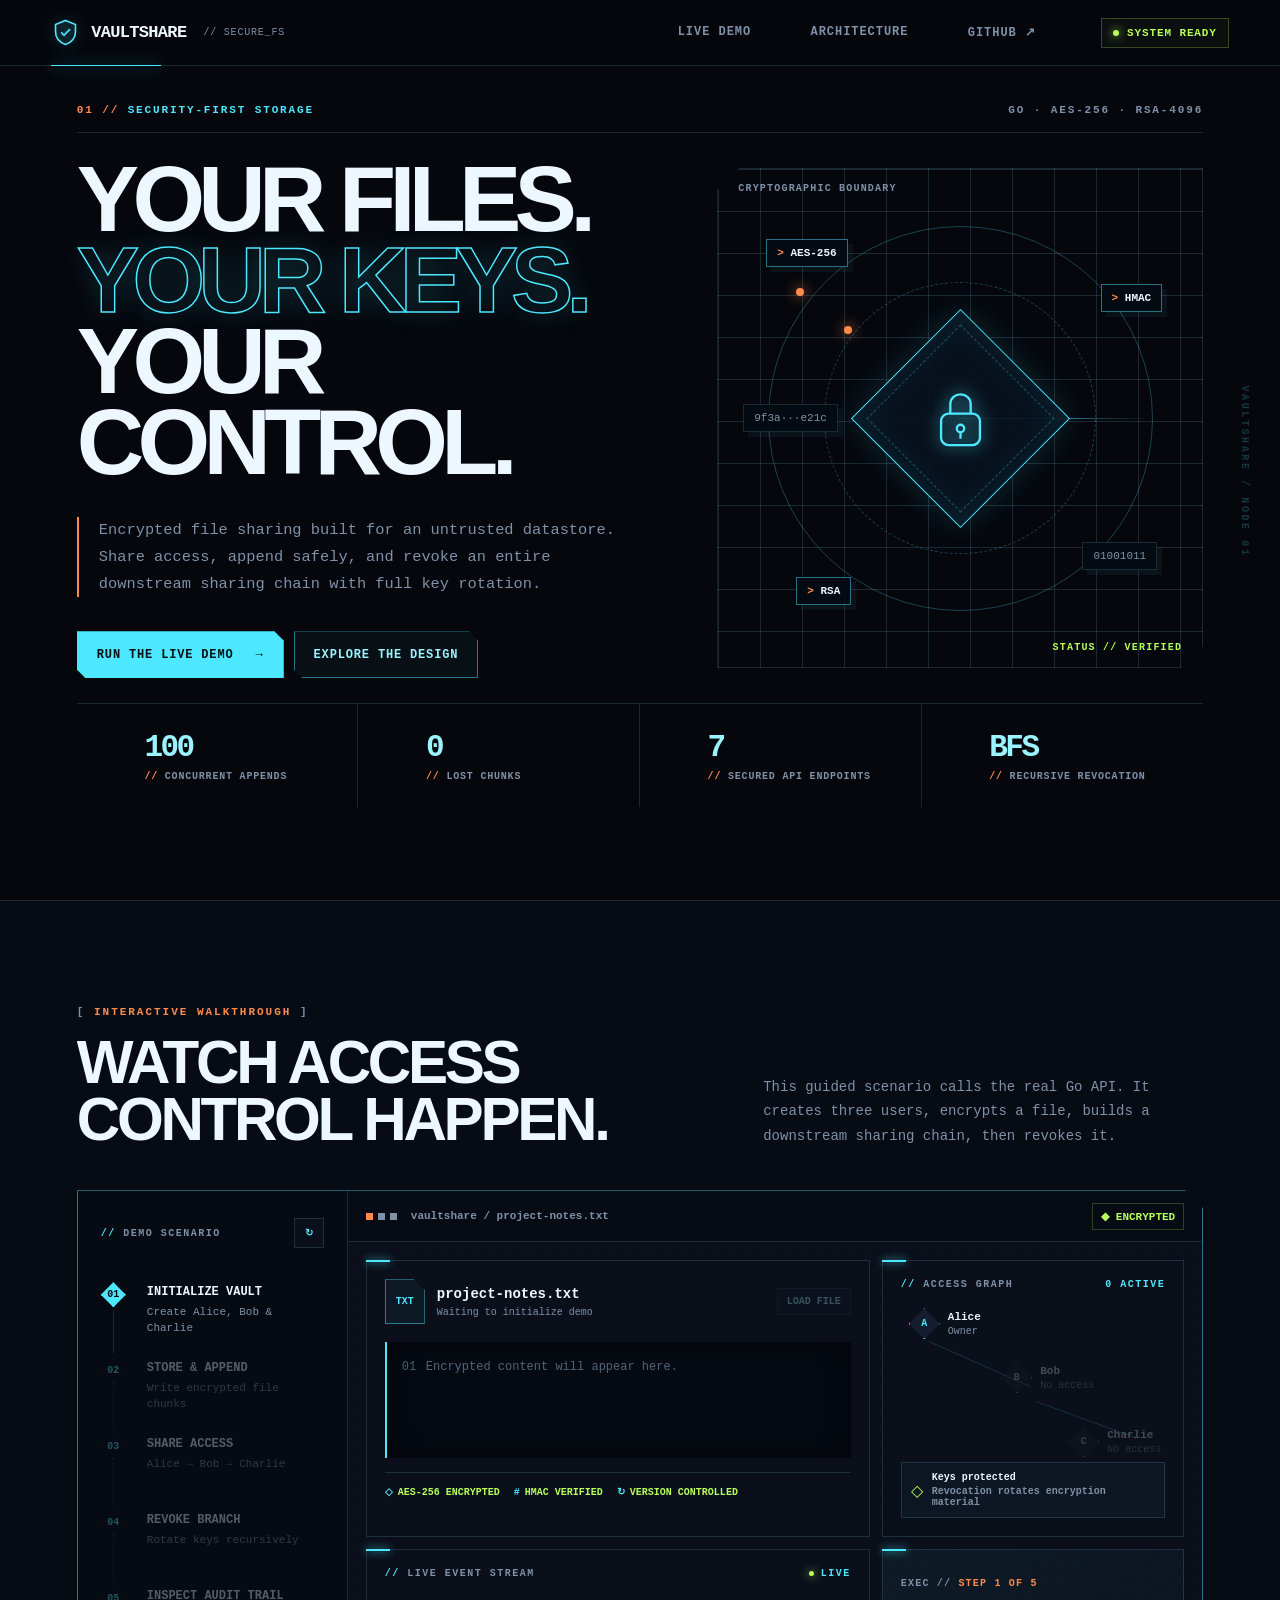
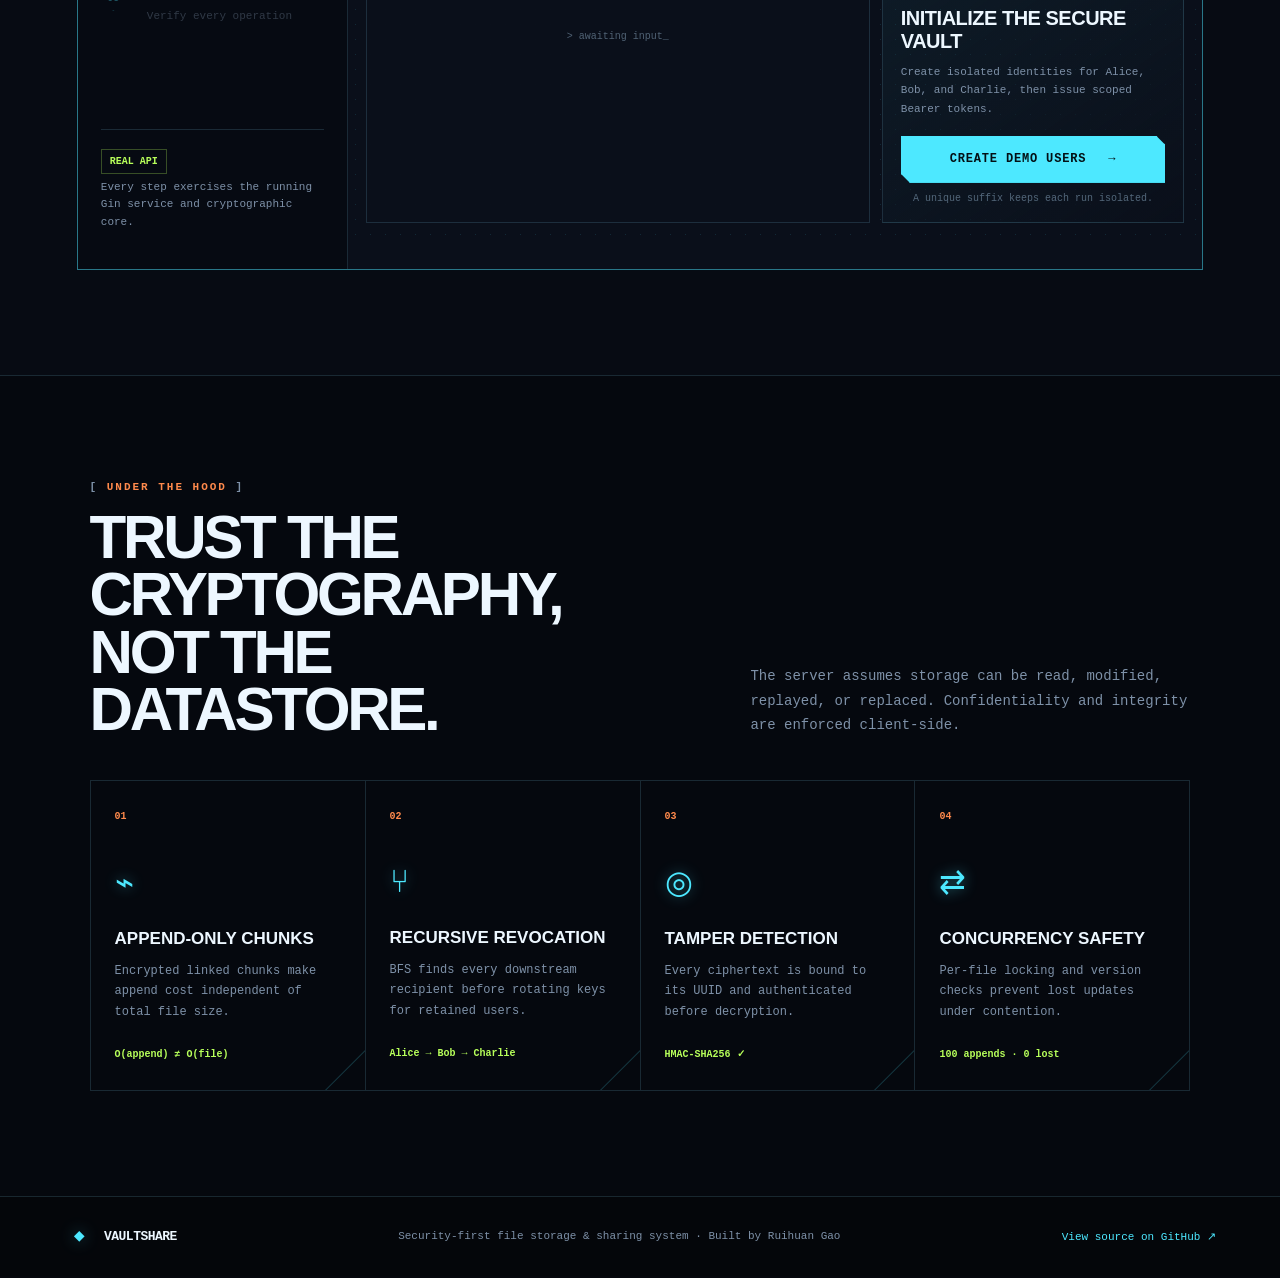
<file: index.html>
<!doctype html>
<html lang="en">
  <head>
    <meta charset="UTF-8" />
    <meta name="viewport" content="width=device-width, initial-scale=1.0" />
    <meta
      name="description"
      content="An interactive demo of encrypted file sharing, recursive revocation, and auditable access control."
    />
    <title>VaultShare — Secure file sharing demo</title>
    <link rel="stylesheet" href="./styles.css?v=readable-20261110" />
  </head>
  <body>
    <div class="noise" aria-hidden="true"></div>
    <header class="site-header">
      <a class="brand" href="#top" aria-label="VaultShare home">
        <span class="brand-mark" aria-hidden="true">
          <svg viewBox="0 0 32 32" role="img">
            <path d="M16 2.75 27 7.2v7.98c0 7.08-4.47 11.67-11 14.07C9.47 26.85 5 22.26 5 15.18V7.2L16 2.75Z" />
            <path d="M11.2 15.8 14.35 19 21 12.25" />
          </svg>
        </span>
        <span>VaultShare</span>
      </a>
      <nav aria-label="Primary navigation">
        <a href="#demo">Live demo</a>
        <a href="#architecture">Architecture</a>
        <a href="https://github.com/aimee-RH/security-file-system" target="_blank" rel="noreferrer">GitHub ↗</a>
      </nav>
      <span class="system-status"><i></i> System ready</span>
    </header>

    <main id="top">
      <section class="hero">
        <div class="eyebrow"><span>SECURITY-FIRST STORAGE</span><span>GO · AES-256 · RSA-4096</span></div>
        <div class="hero-grid">
          <div>
            <h1>Your files.<br /><em>Your keys.</em><br />Your control.</h1>
            <p class="hero-copy">
              Encrypted file sharing built for an untrusted datastore. Share access, append safely,
              and revoke an entire downstream sharing chain with full key rotation.
            </p>
            <div class="hero-actions">
              <button class="button button-primary" data-scroll-demo>Run the live demo <span>→</span></button>
              <a class="button button-secondary" href="#architecture">Explore the design</a>
            </div>
          </div>
          <div class="hero-visual" aria-label="Encrypted sharing illustration">
            <div class="orbit orbit-large"></div>
            <div class="orbit orbit-small"></div>
            <div class="key-chip key-a">AES-256</div>
            <div class="key-chip key-b">HMAC</div>
            <div class="key-chip key-c">RSA</div>
            <div class="vault">
              <div class="vault-ring"></div>
              <svg viewBox="0 0 80 80" aria-hidden="true">
                <rect x="19" y="34" width="42" height="34" rx="8" />
                <path d="M29 34V24c0-14.5 22-14.5 22 0v10" />
                <circle cx="40" cy="50" r="4" />
                <path d="M40 54v7" />
              </svg>
            </div>
            <div class="packet packet-one">01001011</div>
            <div class="packet packet-two">9f3a···e21c</div>
          </div>
        </div>
        <div class="trust-strip" aria-label="Core guarantees">
          <div><strong>100</strong><span>concurrent appends</span></div>
          <div><strong>0</strong><span>lost chunks</span></div>
          <div><strong>7</strong><span>secured API endpoints</span></div>
          <div><strong>BFS</strong><span>recursive revocation</span></div>
        </div>
      </section>

      <section class="demo-section" id="demo">
        <div class="section-heading">
          <div>
            <p class="kicker">INTERACTIVE WALKTHROUGH</p>
            <h2>Watch access control happen.</h2>
          </div>
          <p id="demo-intro-copy">
            This guided scenario calls the real Go API. It creates three users, encrypts a file,
            builds a downstream sharing chain, then revokes it.
          </p>
        </div>

        <div class="demo-shell">
          <aside class="scenario-panel">
            <div class="scenario-title">
              <span>DEMO SCENARIO</span>
              <button class="icon-button" id="reset-demo" title="Reset demo" aria-label="Reset demo">↻</button>
            </div>
            <ol class="steps" id="steps">
              <li class="active" data-step="0"><span>01</span><div><strong>Initialize vault</strong><small>Create Alice, Bob & Charlie</small></div></li>
              <li data-step="1"><span>02</span><div><strong>Store & append</strong><small>Write encrypted file chunks</small></div></li>
              <li data-step="2"><span>03</span><div><strong>Share access</strong><small>Alice → Bob → Charlie</small></div></li>
              <li data-step="3"><span>04</span><div><strong>Revoke branch</strong><small>Rotate keys recursively</small></div></li>
              <li data-step="4"><span>05</span><div><strong>Inspect audit trail</strong><small>Verify every operation</small></div></li>
            </ol>
            <div class="scenario-note">
              <span id="backend-mode-label">REAL API</span>
              <p id="backend-mode-copy">Every step exercises the running Gin service and cryptographic core.</p>
            </div>
          </aside>

          <div class="workspace">
            <div class="workspace-toolbar">
              <div class="window-dots" aria-hidden="true"><i></i><i></i><i></i></div>
              <span>vaultshare / project-notes.txt</span>
              <span class="encrypted-pill">◆ ENCRYPTED</span>
            </div>

            <div class="workspace-grid">
              <section class="file-card">
                <div class="file-heading">
                  <div class="file-icon">TXT</div>
                  <div>
                    <h3>project-notes.txt</h3>
                    <p id="file-meta">Waiting to initialize demo</p>
                  </div>
                  <button class="mini-button" id="load-file" disabled>Load file</button>
                </div>
                <div class="content-preview" id="content-preview">
                  <span class="line-number">01</span><span class="placeholder">Encrypted content will appear here.</span>
                </div>
                <div class="crypto-row">
                  <span><i class="crypto-icon">◇</i>AES-256 encrypted</span>
                  <span><i class="crypto-icon">#</i>HMAC verified</span>
                  <span><i class="crypto-icon">↻</i>Version controlled</span>
                </div>
              </section>

              <section class="access-card">
                <div class="card-label"><span>ACCESS GRAPH</span><span id="access-count">0 ACTIVE</span></div>
                <div class="access-graph" id="access-graph">
                  <div class="person owner"><b>A</b><span>Alice<small>Owner</small></span></div>
                  <div class="graph-line line-ab"></div>
                  <div class="person bob muted"><b>B</b><span>Bob<small>No access</small></span></div>
                  <div class="graph-line line-bc"></div>
                  <div class="person charlie muted"><b>C</b><span>Charlie<small>No access</small></span></div>
                </div>
                <div class="rotation-status" id="rotation-status">
                  <span class="status-symbol">◇</span>
                  <div><strong>Keys protected</strong><small>Revocation rotates encryption material</small></div>
                </div>
              </section>

              <section class="event-card">
                <div class="card-label"><span>LIVE EVENT STREAM</span><span class="live-dot">LIVE</span></div>
                <div class="event-log" id="event-log" aria-live="polite">
                  <div class="empty-log">Run the first step to begin.</div>
                </div>
              </section>

              <section class="action-card">
                <p class="step-counter" id="step-counter">STEP 1 OF 5</p>
                <h3 id="action-title">Initialize the secure vault</h3>
                <p id="action-description">Create isolated identities for Alice, Bob, and Charlie, then issue scoped Bearer tokens.</p>
                <button class="button button-primary full-width" id="run-step">Create demo users <span>→</span></button>
                <p class="action-hint" id="action-hint">A unique suffix keeps each run isolated.</p>
              </section>
            </div>
          </div>
        </div>
      </section>

      <section class="architecture" id="architecture">
        <div class="section-heading dark-heading">
          <div><p class="kicker">UNDER THE HOOD</p><h2>Trust the cryptography,<br />not the datastore.</h2></div>
          <p>The server assumes storage can be read, modified, replayed, or replaced. Confidentiality and integrity are enforced client-side.</p>
        </div>
        <div class="architecture-grid">
          <article><span class="feature-number">01</span><div class="feature-icon">⌁</div><h3>Append-only chunks</h3><p>Encrypted linked chunks make append cost independent of total file size.</p><code>O(append) ≠ O(file)</code></article>
          <article><span class="feature-number">02</span><div class="feature-icon">⑂</div><h3>Recursive revocation</h3><p>BFS finds every downstream recipient before rotating keys for retained users.</p><code>Alice → Bob → Charlie</code></article>
          <article><span class="feature-number">03</span><div class="feature-icon">◎</div><h3>Tamper detection</h3><p>Every ciphertext is bound to its UUID and authenticated before decryption.</p><code>HMAC-SHA256 ✓</code></article>
          <article><span class="feature-number">04</span><div class="feature-icon">⇄</div><h3>Concurrency safety</h3><p>Per-file locking and version checks prevent lost updates under contention.</p><code>100 appends · 0 lost</code></article>
        </div>
      </section>
    </main>

    <footer>
      <a class="brand footer-brand" href="#top"><span class="brand-mark">◆</span><span>VaultShare</span></a>
      <p>Security-first file storage & sharing system · Built by Ruihuan Gao</p>
      <a href="https://github.com/aimee-RH/security-file-system" target="_blank" rel="noreferrer">View source on GitHub ↗</a>
    </footer>
    <div class="toast" id="toast" role="status" aria-live="polite"></div>
    <script src="./app.js"></script>
  </body>
</html>
</file>
<file: styles.css>
:root {
  --void: #05070d; --panel: #0a0f1a; --panel-2: #0f1625; --panel-3: #131d2e;
  --text: #edf7ff; --muted: #7e91a8; --cyan: #4de8ff; --cyan-soft: #9bf3ff;
  --orange: #ff8a4c; --red: #ff4d6d; --lime: #b7ff5a;
  --line: rgba(126,203,229,.17); --line-hot: rgba(77,232,255,.48);
  --mono: "SFMono-Regular", "Cascadia Code", "Roboto Mono", Consolas, monospace;
  --sans: Inter, ui-sans-serif, -apple-system, BlinkMacSystemFont, "Segoe UI", sans-serif;
}
* { box-sizing: border-box; }
html { scroll-behavior: smooth; background: var(--void); }
body { margin: 0; color: var(--text); background: var(--void); font-family: var(--sans); overflow-x: hidden; }
body::before { content: ""; position: fixed; inset: 0; z-index: -2; background: radial-gradient(circle at 78% 12%, rgba(30,123,154,.18), transparent 32%), radial-gradient(circle at 10% 70%, rgba(255,138,76,.07), transparent 30%), var(--void); }
button, input { font: inherit; } button, a { -webkit-tap-highlight-color: transparent; } a { color: inherit; text-decoration: none; }
.noise { position: fixed; inset: 0; z-index: 99; pointer-events: none; opacity: .19; background-image: linear-gradient(rgba(255,255,255,.018) 1px, transparent 1px), linear-gradient(90deg,rgba(255,255,255,.018) 1px,transparent 1px); background-size: 28px 28px; mask-image: linear-gradient(to bottom,black,transparent 88%); }
.noise::after { content: ""; position: absolute; inset: 0; background: repeating-linear-gradient(0deg,transparent 0 4px,rgba(77,232,255,.018) 5px); }

.site-header { height: 66px; padding: 0 clamp(20px,4vw,68px); display: flex; align-items: center; gap: 38px; border-bottom: 1px solid var(--line); background: rgba(5,7,13,.82); backdrop-filter: blur(18px); position: sticky; top: 0; z-index: 20; }
.site-header::after { content: ""; position: absolute; bottom: -1px; left: clamp(20px,4vw,68px); width: 110px; height: 1px; background: var(--cyan); box-shadow: 0 0 16px var(--cyan); }
.brand { display: inline-flex; align-items: center; gap: 11px; font: 800 17px var(--mono); letter-spacing: -.04em; text-transform: uppercase; }
.brand::after { content: "// secure_fs"; color: var(--muted); font: 500 10px var(--mono); letter-spacing: .08em; margin-left: 6px; }
.brand-mark { width: 29px; height: 29px; display: grid; place-items: center; color: var(--cyan); filter: drop-shadow(0 0 8px rgba(77,232,255,.4)); }
.brand-mark svg { width: 100%; height: 100%; fill: rgba(77,232,255,.07); stroke: currentColor; stroke-width: 1.8; }
nav { margin-left: auto; display: flex; gap: 5px; font: 650 12px var(--mono); text-transform: uppercase; letter-spacing: .08em; }
nav a { color: var(--muted); padding: 9px 13px; border: 1px solid transparent; transition: .2s; }
nav a::before { content: "["; color: transparent; margin-right: 5px; } nav a::after { content: "]"; color: transparent; margin-left: 5px; }
nav a:hover { color: var(--cyan-soft); border-color: var(--line); background: rgba(77,232,255,.04); } nav a:hover::before, nav a:hover::after { color: var(--cyan); }
.system-status { font: 700 11px var(--mono); letter-spacing: .08em; text-transform: uppercase; color: var(--lime); border: 1px solid rgba(183,255,90,.25); padding: 8px 11px; display: flex; align-items: center; gap: 8px; background: rgba(183,255,90,.035); }
.system-status i, .live-dot::before { width: 6px; height: 6px; border-radius: 50%; background: var(--lime); box-shadow: 0 0 10px var(--lime); animation: pulse 2s ease infinite; }
@keyframes pulse { 50% { opacity: .38; } }

.hero { min-height: calc(100vh - 66px); padding: 38px clamp(24px,6vw,96px) 0; overflow: hidden; position: relative; }
.hero::before { content: "VAULTSHARE / NODE 01"; position: absolute; right: -50px; top: 48%; transform: rotate(90deg); color: rgba(77,232,255,.22); font: 700 10px var(--mono); letter-spacing: .26em; }
.eyebrow { display: flex; justify-content: space-between; font: 650 11px var(--mono); letter-spacing: .17em; color: var(--muted); padding-bottom: 16px; border-bottom: 1px solid var(--line); }
.eyebrow span:first-child { color: var(--cyan); } .eyebrow span:first-child::before { content: "01 // "; color: var(--orange); }
.hero-grid { display: grid; grid-template-columns: 1.08fr .92fr; align-items: center; min-height: 570px; gap: 70px; }
h1 { font: 790 clamp(58px,7.3vw,112px)/.87 var(--sans); letter-spacing: -.072em; text-transform: uppercase; margin: 0; max-width: 850px; }
h1 em { color: transparent; font-style: normal; font-weight: 790; -webkit-text-stroke: 1.5px var(--cyan); text-shadow: 0 0 30px rgba(77,232,255,.18); }
.hero-copy { max-width: 610px; font: 400 clamp(14px,1.2vw,17px)/1.75 var(--mono); color: var(--muted); margin: 34px 0; padding-left: 20px; border-left: 2px solid var(--orange); }
.hero-actions { display: flex; gap: 10px; flex-wrap: wrap; }
.button { min-height: 47px; padding: 0 19px; border: 1px solid var(--line-hot); border-radius: 0; font: 750 12px var(--mono); text-transform: uppercase; letter-spacing: .07em; display: inline-flex; align-items: center; justify-content: center; gap: 22px; cursor: pointer; transition: .2s; clip-path: polygon(0 0,calc(100% - 9px) 0,100% 9px,100% 100%,9px 100%,0 calc(100% - 9px)); }
.button:hover:not(:disabled) { transform: translateY(-2px); box-shadow: 0 0 25px rgba(77,232,255,.18); }
.button-primary { color: #031015; background: var(--cyan); border-color: var(--cyan); } .button-primary:hover:not(:disabled) { background: var(--cyan-soft); }
.button-secondary { color: var(--cyan-soft); background: rgba(77,232,255,.035); } .button:disabled { cursor: wait; opacity: .48; } .full-width { width: 100%; }

.hero-visual { height: 500px; position: relative; display: grid; place-items: center; background: linear-gradient(var(--line) 1px,transparent 1px),linear-gradient(90deg,var(--line) 1px,transparent 1px); background-size: 42px 42px; border: 1px solid var(--line); clip-path: polygon(0 22px,22px 0,100% 0,100% calc(100% - 22px),calc(100% - 22px) 100%,0 100%); }
.hero-visual::before, .hero-visual::after { position: absolute; font: 600 10px var(--mono); color: var(--muted); letter-spacing: .12em; }
.hero-visual::before { content: "CRYPTOGRAPHIC BOUNDARY"; top: 14px; left: 20px; } .hero-visual::after { content: "STATUS // VERIFIED"; bottom: 14px; right: 20px; color: var(--lime); }
.orbit { position: absolute; border: 1px solid rgba(77,232,255,.27); border-radius: 50%; }
.orbit::after { content: ""; position: absolute; width: 50%; height: 1px; top: 50%; left: 50%; background: linear-gradient(90deg,var(--cyan),transparent); transform-origin: left; }
.orbit-large { width: 385px; height: 385px; animation: rotate 18s linear infinite; } .orbit-small { width: 272px; height: 272px; border-style: dashed; animation: rotate 12s linear infinite reverse; }
.orbit-large::before, .orbit-small::before { content: ""; width: 8px; height: 8px; background: var(--orange); border-radius: 50%; position: absolute; top: 16%; left: 7%; box-shadow: 0 0 14px var(--orange); }
.vault { width: 155px; height: 155px; background: rgba(8,19,30,.94); border: 1px solid var(--cyan); color: var(--cyan); display: grid; place-items: center; box-shadow: inset 0 0 35px rgba(77,232,255,.09),0 0 35px rgba(77,232,255,.15); position: relative; z-index: 2; transform: rotate(45deg); }
.vault svg { width: 74px; fill: none; stroke: currentColor; stroke-width: 2.5; transform: rotate(-45deg); filter: drop-shadow(0 0 8px var(--cyan)); }
.vault-ring { position: absolute; inset: 10px; border: 1px dashed rgba(77,232,255,.28); }
.key-chip, .packet { position: absolute; padding: 7px 10px; border: 1px solid var(--line-hot); background: rgba(5,10,18,.92); font: 650 11px var(--mono); z-index: 3; box-shadow: 5px 5px 0 rgba(77,232,255,.05); }
.key-chip::before { content: "> "; color: var(--orange); }.key-a { top: 70px; left: 48px; }.key-b { right: 40px; top: 115px; }.key-c { bottom: 62px; left: 78px; }
.packet { color: var(--muted); font-weight: 500; border-color: var(--line); }.packet-one { right: 45px; bottom: 97px; }.packet-two { left: 25px; top: 235px; }
@keyframes rotate { to { transform: rotate(360deg); } }

.trust-strip { min-height: 104px; border-top: 1px solid var(--line); display: grid; grid-template-columns: repeat(4,1fr); }
.trust-strip div { display: flex; align-items: flex-start; justify-content: center; flex-direction: column; padding-left: 24%; border-right: 1px solid var(--line); }
.trust-strip div:last-child { border-right: 0; }.trust-strip strong { font: 800 31px var(--mono); color: var(--cyan-soft); letter-spacing: -.08em; }
.trust-strip span { margin-top: 6px; color: var(--muted); font: 600 10px var(--mono); text-transform: uppercase; letter-spacing: .08em; }.trust-strip span::before { content: "// "; color: var(--orange); }

.demo-section { padding: 105px clamp(24px,6vw,94px); background: #070b13; border-top: 1px solid var(--line); }
.section-heading { display: grid; grid-template-columns: 1fr 440px; align-items: end; gap: 70px; margin-bottom: 42px; }
.kicker { font: 750 11px var(--mono); letter-spacing: .18em; color: var(--orange); margin: 0 0 16px; }.kicker::before { content: "[ "; color: var(--muted); }.kicker::after { content: " ]"; color: var(--muted); }
h2 { font: 780 clamp(40px,4.7vw,72px)/.95 var(--sans); text-transform: uppercase; letter-spacing: -.055em; margin: 0; }
.section-heading > p { font: 400 14px/1.75 var(--mono); color: var(--muted); margin: 0; }
.demo-shell { border: 1px solid var(--line-hot); min-height: 680px; display: grid; grid-template-columns: 270px 1fr; background: var(--panel); box-shadow: 14px 14px 0 rgba(77,232,255,.045),0 35px 80px rgba(0,0,0,.38); clip-path: polygon(0 0,calc(100% - 18px) 0,100% 18px,100% 100%,0 100%); }
.scenario-panel { background: #060a12; color: var(--text); padding: 27px 23px; display: flex; flex-direction: column; border-right: 1px solid var(--line); }
.scenario-title, .card-label { display: flex; justify-content: space-between; align-items: center; font: 750 10px var(--mono); letter-spacing: .15em; color: var(--muted); }
.scenario-title > span::before, .card-label > span:first-child::before { content: "// "; color: var(--cyan); }
.icon-button { border: 1px solid var(--line); background: var(--panel); color: var(--cyan); width: 30px; height: 30px; cursor: pointer; }.icon-button:hover { border-color: var(--cyan); background: rgba(77,232,255,.08); }
.steps { list-style: none; margin: 34px 0; padding: 0; }
.steps li { min-height: 76px; display: grid; grid-template-columns: 34px 1fr; gap: 10px; position: relative; opacity: .34; transition: .25s; }
.steps li::after { content: ""; position: absolute; left: 12px; top: 28px; height: 43px; width: 1px; background: var(--line); }.steps li:last-child::after { display: none; }
.steps li > span { width: 25px; height: 25px; display: grid; place-items: center; border: 1px solid var(--line-hot); font: 700 10px var(--mono); color: var(--cyan); clip-path: polygon(50% 0,100% 50%,50% 100%,0 50%); }
.steps li div { padding-left: 2px; }.steps li strong { display: block; font: 650 12px var(--mono); margin: 3px 0 6px; text-transform: uppercase; }.steps li small { display: block; font: 450 11px/1.4 var(--mono); color: var(--muted); }
.steps li.active, .steps li.complete { opacity: 1; }.steps li.active > span { background: var(--cyan); border-color: var(--cyan); color: var(--void); box-shadow: 0 0 14px rgba(77,232,255,.45); }
.steps li.complete > span { background: transparent; border-color: var(--lime); color: var(--lime); font-size: 0; }.steps li.complete > span::before { content: "✓"; font-size: 11px; }
.scenario-note { margin-top: auto; border-top: 1px solid var(--line); padding-top: 20px; }.scenario-note span { font: 750 10px var(--mono); color: var(--lime); border: 1px solid rgba(183,255,90,.28); padding: 6px 8px; }.scenario-note p { color: var(--muted); font: 450 11px/1.6 var(--mono); }
.workspace { min-width: 0; }.workspace-toolbar { height: 51px; border-bottom: 1px solid var(--line); padding: 0 18px; display: flex; align-items: center; gap: 14px; font: 650 11px var(--mono); color: var(--muted); background: #070b13; }
.window-dots { display: flex; gap: 5px; }.window-dots i { width: 7px; height: 7px; background: var(--muted); }.window-dots i:first-child { background: var(--orange); }
.encrypted-pill { margin-left: auto; color: var(--lime); border: 1px solid rgba(183,255,90,.22); padding: 6px 8px; }
.workspace-grid { padding: 18px; display: grid; grid-template-columns: 1.25fr .75fr; gap: 12px; background-image: radial-gradient(rgba(77,232,255,.12) .7px,transparent .7px); background-size: 15px 15px; }
.file-card, .access-card, .event-card, .action-card { border: 1px solid var(--line); background: rgba(10,15,26,.94); padding: 18px; min-width: 0; position: relative; }
.file-card::before, .access-card::before, .event-card::before, .action-card::before { content: ""; position: absolute; left: -1px; top: -1px; width: 24px; height: 2px; background: var(--cyan); box-shadow: 0 0 8px var(--cyan); }
.file-heading { display: flex; align-items: center; gap: 12px; }.file-icon { width: 40px; height: 45px; border: 1px solid var(--line-hot); color: var(--cyan); display: grid; place-items: center; font: 750 10px var(--mono); clip-path: polygon(0 0,72% 0,100% 24%,100% 100%,0 100%); background: rgba(77,232,255,.05); }
.file-heading h3 { margin: 0; font: 650 14px var(--mono); }.file-heading p { margin: 5px 0 0; font: 500 10px var(--mono); color: var(--muted); }
.mini-button { margin-left: auto; border: 1px solid var(--line); background: var(--panel-2); color: var(--cyan-soft); padding: 7px 9px; font: 700 10px var(--mono); text-transform: uppercase; cursor: pointer; }.mini-button:hover:not(:disabled) { border-color: var(--cyan); }.mini-button:disabled { opacity: .3; cursor: default; }
.content-preview { min-height: 116px; margin: 18px 0 14px; padding: 15px; background: #050911; border-left: 2px solid var(--cyan); display: grid; grid-template-columns: 24px 1fr; font: 12px/1.75 var(--mono); color: #bcd0df; white-space: pre-wrap; overflow: auto; max-height: 160px; box-shadow: inset 0 0 25px rgba(0,0,0,.28); }
.line-number { color: #3f6373; user-select: none; }.placeholder { color: #526477; }.crypto-row { border-top: 1px solid var(--line); padding-top: 13px; display: flex; gap: 14px; flex-wrap: wrap; font: 650 10px var(--mono); color: var(--lime); text-transform: uppercase; }.crypto-row span { display: flex; gap: 5px; align-items: center; }.crypto-icon { color: var(--cyan); font-style: normal; }
.card-label { color: var(--muted); }.card-label > span:last-child { color: var(--cyan); }
.access-graph { min-height: 172px; padding: 18px 0 8px; position: relative; }.person { position: absolute; display: flex; align-items: center; gap: 8px; z-index: 2; transition: .3s; }
.person b { width: 31px; height: 31px; background: var(--panel-3); color: var(--cyan); display: grid; place-items: center; font: 700 10px var(--mono); border: 1px solid var(--cyan); box-shadow: 0 0 12px rgba(77,232,255,.18); clip-path: polygon(50% 0,100% 50%,50% 100%,0 50%); }
.person span { font: 650 11px var(--mono); }.person small { display: block; color: var(--muted); font: 500 10px var(--mono); margin-top: 3px; }.person.owner { top: 18px; left: 8px; }.person.bob { top: 72px; left: 38%; }.person.charlie { bottom: 5px; right: 4px; }
.person.muted { opacity: .25; filter: grayscale(1); }.person.revoked b { color: var(--red); border-color: var(--red); box-shadow: 0 0 12px rgba(255,77,109,.18); }.person.revoked small { color: var(--red); }
.graph-line { position: absolute; height: 1px; background: var(--cyan); transform-origin: left; opacity: .15; transition: .3s; }.graph-line.active { opacity: 1; box-shadow: 0 0 8px var(--cyan); }.graph-line.revoked { background: var(--red); opacity: .85; background-image: linear-gradient(90deg,var(--red) 50%,transparent 50%); background-size: 8px 1px; box-shadow: none; }.line-ab { width: 42%; left: 28px; top: 51px; transform: rotate(24deg); }.line-bc { width: 40%; left: 51%; top: 111px; transform: rotate(20deg); }
.rotation-status { display: flex; align-items: center; gap: 9px; background: rgba(77,232,255,.04); border: 1px solid var(--line); padding: 9px; }.rotation-status strong, .rotation-status small { display: block; font: 650 10px var(--mono); }.rotation-status small { color: var(--muted); margin-top: 3px; }.status-symbol { color: var(--lime); }
.event-log { height: 160px; margin-top: 14px; overflow: auto; font: 10px/1.55 var(--mono); scrollbar-color: var(--line-hot) transparent; }.empty-log { color: #506274; height: 100%; display: grid; place-items: center; font-size: 0; }.empty-log::before { content: "> awaiting input_"; font-size: 10px; }.event { display: grid; grid-template-columns: 64px 68px 1fr; gap: 8px; padding: 7px 0; border-bottom: 1px solid rgba(126,203,229,.08); animation: eventIn .25s ease; }.event time { color: #506274; }.event b { color: var(--cyan); text-transform: uppercase; }.event.error b { color: var(--red); }
@keyframes eventIn { from { opacity: 0; transform: translateX(-4px); } }.live-dot { display: flex; align-items: center; gap: 7px; color: var(--lime); }.live-dot::before { content: ""; display: block; width: 5px; height: 5px; }
.action-card { background: linear-gradient(145deg,rgba(77,232,255,.06),var(--panel)); display: flex; flex-direction: column; justify-content: center; }.step-counter { font: 750 10px var(--mono); color: var(--orange); letter-spacing: .12em; }.step-counter::before { content: "EXEC // "; color: var(--muted); }.action-card h3 { font: 750 20px/1.15 var(--sans); text-transform: uppercase; letter-spacing: -.025em; margin: 8px 0 10px; }.action-card > p:not(.step-counter):not(.action-hint) { color: var(--muted); font: 450 11px/1.65 var(--mono); margin: 0 0 18px; }.action-hint { text-align: center; font: 500 10px var(--mono); color: #53677a; margin: 10px 0 0; }

.architecture { background: #05080e; color: var(--text); padding: 105px clamp(24px,7vw,110px); border-top: 1px solid var(--line); }.dark-heading > p { color: var(--muted); }
.architecture-grid { display: grid; grid-template-columns: repeat(4,1fr); border-top: 1px solid var(--line); border-left: 1px solid var(--line); }.architecture-grid article { min-height: 310px; padding: 24px; border-right: 1px solid var(--line); border-bottom: 1px solid var(--line); position: relative; transition: .25s; overflow: hidden; }.architecture-grid article::after { content: ""; position: absolute; width: 80px; height: 80px; right: -50px; bottom: -50px; border: 1px solid var(--cyan); transform: rotate(45deg); opacity: .2; }.architecture-grid article:hover { background: rgba(77,232,255,.035); border-bottom-color: var(--cyan); }
.feature-number { color: var(--orange); font: 700 10px var(--mono); }.feature-icon { color: var(--cyan); font-size: 32px; margin: 40px 0 28px; text-shadow: 0 0 14px rgba(77,232,255,.45); }.architecture-grid h3 { font: 700 17px var(--sans); text-transform: uppercase; margin: 0 0 12px; }.architecture-grid p { color: var(--muted); font: 450 12px/1.7 var(--mono); min-height: 70px; }.architecture-grid code { font: 700 10px var(--mono); color: var(--lime); }
footer { padding: 25px clamp(24px,5vw,78px); display: flex; align-items: center; gap: 30px; border-top: 1px solid var(--line); background: #04060a; font: 500 11px var(--mono); color: var(--muted); } footer p { margin: auto; } footer > a:last-child { color: var(--cyan); }.footer-brand { font-size: 13px; color: var(--text); }.footer-brand::after { display: none; }
.toast { position: fixed; right: 24px; bottom: 24px; background: #071017; color: var(--text); padding: 13px 17px; border: 1px solid var(--line-hot); border-left: 3px solid var(--lime); z-index: 50; transform: translateY(120px); opacity: 0; transition: .25s; font: 600 11px var(--mono); box-shadow: 0 0 25px rgba(77,232,255,.12); }.toast.show { transform: none; opacity: 1; }.toast.error { border-left-color: var(--red); }

@media (max-width: 1050px) { .hero-grid { grid-template-columns: 1fr; padding-top: 65px; }.hero-visual { height: 430px; }.hero { min-height: auto; }.section-heading { grid-template-columns: 1fr; gap: 24px; }.demo-shell { grid-template-columns: 225px 1fr; }.workspace-grid { grid-template-columns: 1fr; }.architecture-grid { grid-template-columns: repeat(2,1fr); } }
@media (max-width: 760px) { .site-header { height: 60px; padding: 0 17px; }.brand::after, nav, .system-status { display: none; }.site-header .brand { margin-right: auto; }.hero { padding: 30px 18px 0; }.hero::before, .eyebrow span:last-child { display: none; }h1 { font-size: clamp(49px,15vw,72px); }.hero-copy { padding-left: 14px; }.hero-visual { height: 390px; margin: 25px -5px; }.orbit-large { width: 300px; height: 300px; }.orbit-small { width: 215px; height: 215px; }.vault { width: 125px; height: 125px; }.key-a { left: 15px; }.key-b { right: 15px; }.trust-strip { grid-template-columns: repeat(2,1fr); }.trust-strip div { min-height: 90px; padding-left: 20%; border-bottom: 1px solid var(--line); }.demo-section, .architecture { padding: 72px 17px; }.demo-shell { grid-template-columns: 1fr; }.scenario-panel { padding: 18px; border-right: 0; border-bottom: 1px solid var(--line); }.steps { display: grid; grid-template-columns: repeat(5,1fr); margin: 22px 0 0; }.steps li { display: block; min-height: 48px; }.steps li::after, .steps li div, .scenario-note { display: none; }.workspace-grid { padding: 10px; }.architecture-grid { grid-template-columns: 1fr; }footer { flex-direction: column; text-align: center; }footer p { margin: 0; } }
@media (prefers-reduced-motion: reduce) { *, *::before, *::after { animation-duration: .01ms !important; animation-iteration-count: 1 !important; scroll-behavior: auto !important; } }
</file>
